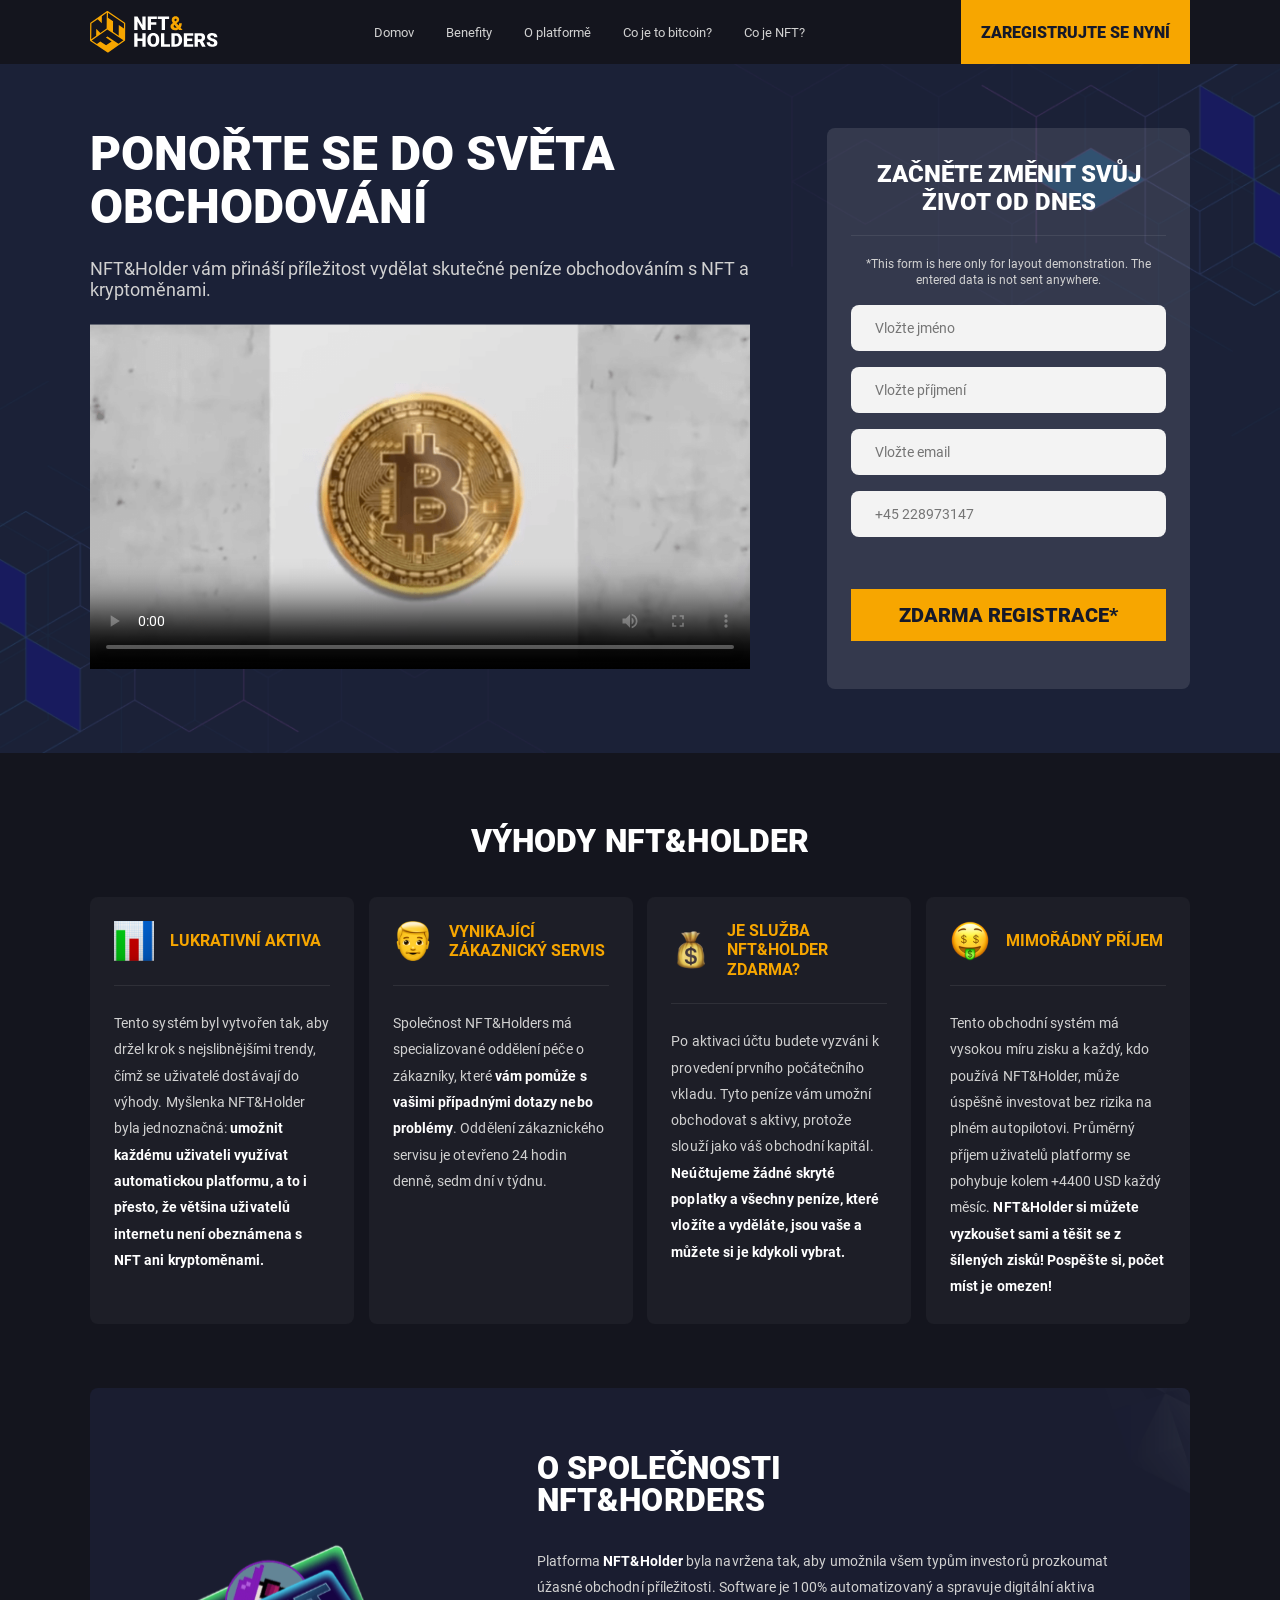
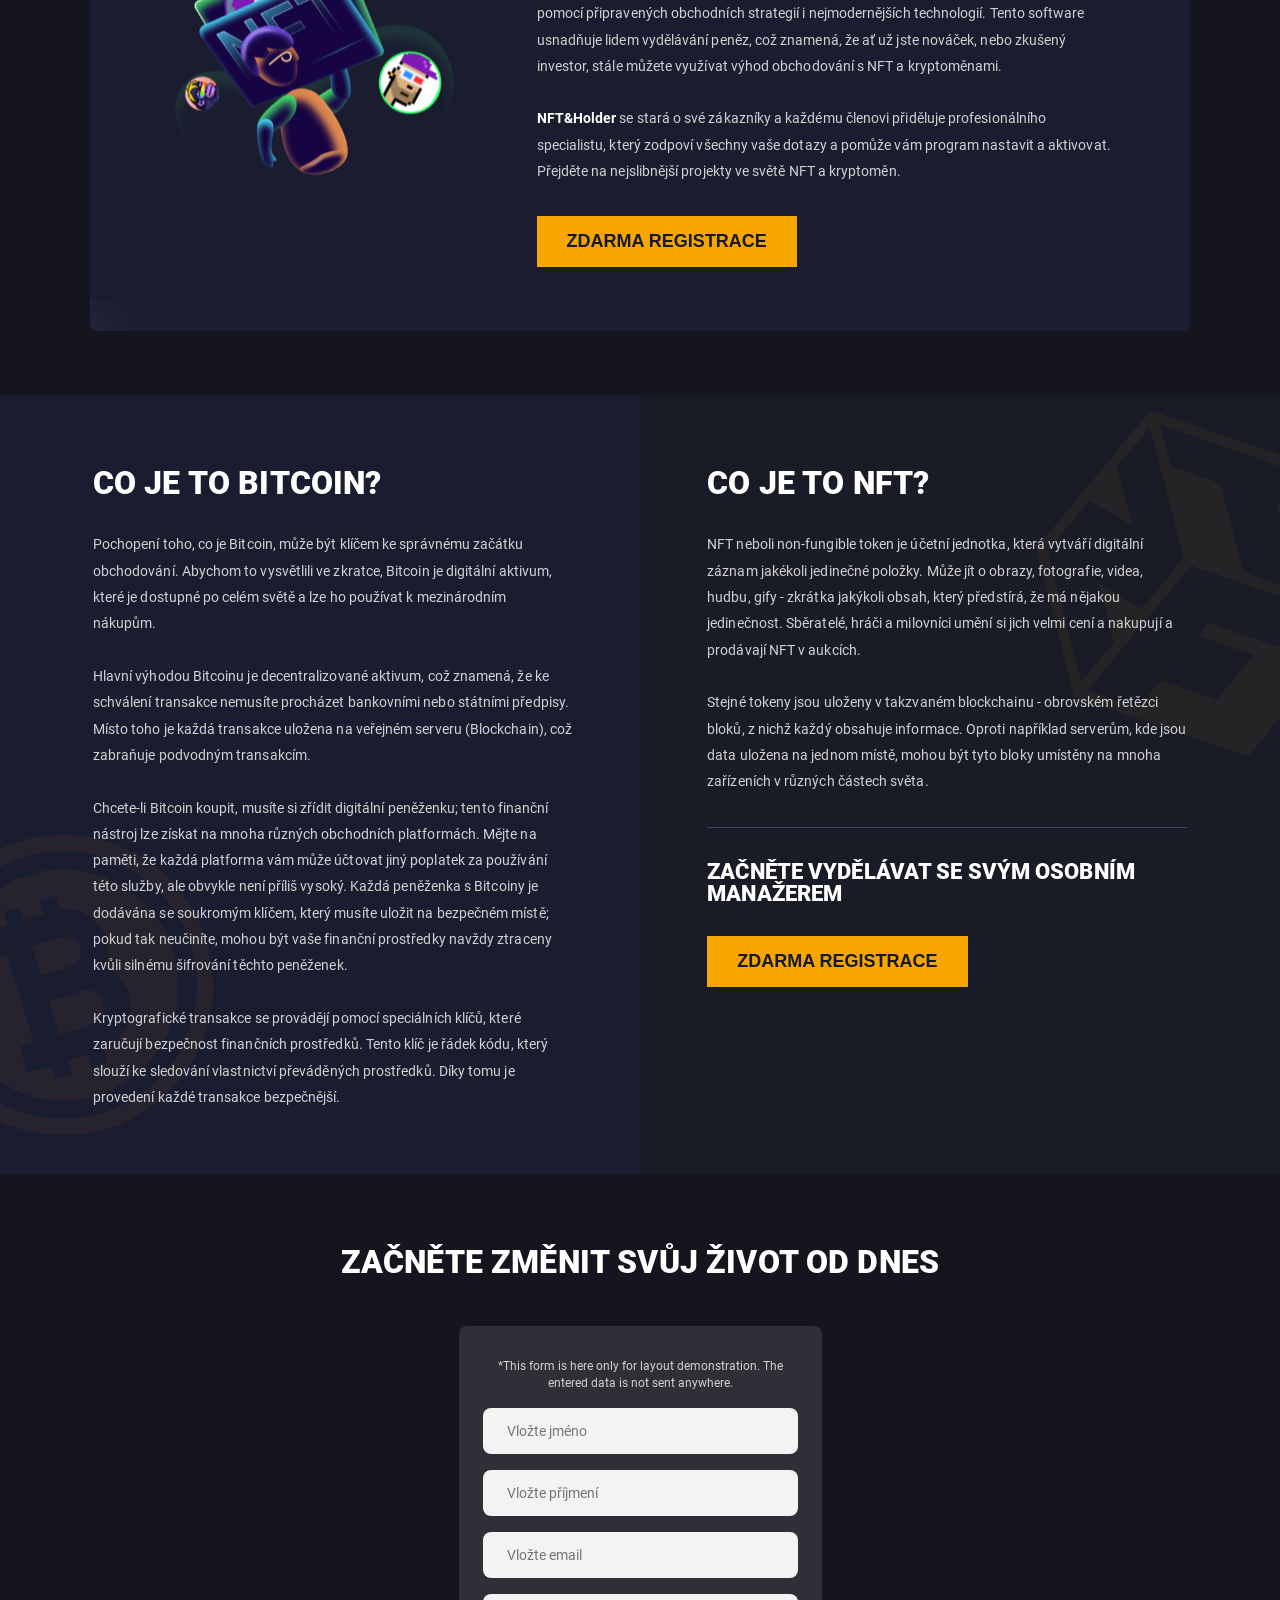
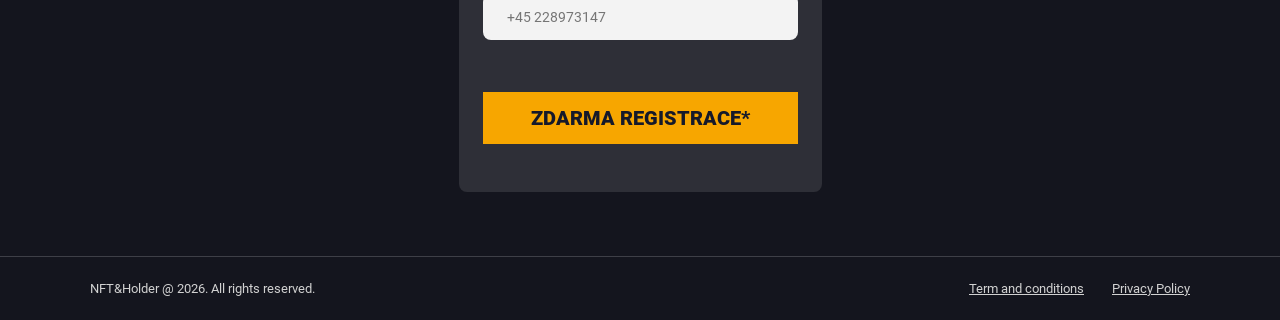
<file: index.html>
<!DOCTYPE html>
<html lang="cz">
<head>
    <meta charset="UTF-8">
    <meta http-equiv="X-UA-Compatible" content="IE=edge">
    <meta name="viewport" content="width=device-width, initial-scale=1, viewport-fit=cover" />
    <title>NFT&Holder 2022</title>
    <link rel="icon" href="assets/img/favicon.png">
    <link rel="stylesheet" href="assets/css/fonts.css">
    <link rel="stylesheet" href="assets/css/main.css">
</head>
<body>
    <div class="main-wrapper">
        <nav class="navigation mobile">
            <img src="assets/img/close.png" alt="close" class="menu-close-img">
            <ul class="nav-list mobile flex column">
                <li class="nav-list-item" onclick="scrollToElem('.hero-video-wrapper'),menuClosing()">
                    <img src="assets/img/svg/logo.svg" alt="logo" class="logo-img" loading="lazy"> 
                </li>
                <li class="nav-list-item hero active" onclick="scrollToElem('#hero'),menuClosing()">Domov</li>
                <li class="nav-list-item benefits" onclick="scrollToElem('#benefits'),menuClosing()">Benefity</li>
                <li class="nav-list-item about" onclick="scrollToElem('#about'),menuClosing()">O platformě</li>
                <li class="nav-list-item bitcoin" onclick="scrollToElem('#bitcoin'),menuClosing()">Co je to bitcoin?</li>
                <li class="nav-list-item nft" onclick="scrollToElem('#nft'),menuClosing()">Co je NFT?</li>
            </ul>
        </nav>
        <header class="header" id="header">
            <div class="container flex just-btwn center">
                <img src="assets/img/svg/logo.svg" alt="logo" class="logo-img" onclick="scrollToElem('.hero-video-wrapper')" loading="lazy">
                <nav class="navigation">
                    <ul class="nav-list flex center just-center">
                        <li class="nav-list-item hero active" onclick="scrollToElem('#hero')">Domov</li>
                        <li class="nav-list-item benefits" onclick="scrollToElem('#benefits')">Benefity</li>
                        <li class="nav-list-item about" onclick="scrollToElem('#about')">O platformě</li>
                        <li class="nav-list-item bitcoin" onclick="scrollToElem('#bitcoin')">Co je to bitcoin?</li>
                        <li class="nav-list-item nft" onclick="scrollToElem('#nft')">Co je NFT?</li>
                    </ul>
                </nav>
                <button class="btn action-btn" onclick="scrollToElem('#lower-form')">
                    ZAREGISTRUJTE SE NYNÍ
                </button>
                <img src="assets/img/hamburger.png" alt="menu" class="menu-open-img" loading="lazy">
            </div>
        </header>
        <main>
            <section class="hero-section">
                <div class="container flex just-btwn" id="hero">
                    <div class="hero-video-wrapper">
                        <h1 class="main-heading">
                            Ponořte se do světa obchodování
                        </h1>
                        <h4 class="main-subheading">
                            NFT&Holder vám přináší příležitost vydělat skutečné peníze obchodováním s NFT a kryptoměnami.
                        </h4>
                        <div class="video">
                            <video 
                                poster="assets/video/poster.png" 
                                width="100%" 
                                playsinline 
                                controls 
                                controlsList="nodownload"
                                ></video>
                            <div class="play-btn"></div>
                        </div>
                    </div>
                    <div id="form" class="hero-form-wrapper form">
                        <h4 class="form-heading text-colored">
                            ZAČNĚTE ZMĚNIT SVŮJ ŽIVOT OD DNES
                        </h4>
                        <form action="thankyou.html" onsubmit="event.preventDefault(); formSubmission()">
                            <p class="form-disclaimer">
                                *This form is here only for layout demonstration. The entered data is not sent anywhere.
                            </p>
                            <div class="input-wrap">
                                <input type="text" class="form-input name" placeholder="Vložte jméno">
                            </div>
                            <div class="input-wrap">
                                <input type="text" class="form-input lastname" placeholder="Vložte příjmení">
                            </div>
                            <div class="input-wrap">
                                <input type="text" class="form-input email" placeholder="Vložte email">
                            </div>
                            <div class="input-wrap">
                                <input type="text" class="form-input phone" placeholder="+45 228973147">
                            </div>
                            <div class="required-fields">
                                Please fill in all the fields
                            </div>
                            <div class="input-wrap">
                                <button class="btn alert-btn">ZDARMA REGISTRACE*</button>
                            </div>
                        </form>
                    </div>
                </div>
            </section>
            <section class="section-about">
                <h2 class="section-heading animated">
                    Výhody NFT&Holder
                </h2>
                <div class="container about-cards-wrapper flex just-btwn" id="benefits">
                    <div class="about-card animated">
                        <div class="about-card-upper flex center just-btwn">
                            <div class="card-heading-wrapper flex center">
                                <img src="assets/img/svg/about-card-001.svg" alt="graphics" class="about-card-img" loading="lazy">
                                <h4 class="card-heading text-colored">
                                    Lukrativní aktiva
                                </h4>
                            </div>
                        </div>
                        <div class="about-card-lower">
                            <p class="card-text">
                                Tento systém byl vytvořen tak, aby držel krok s nejslibnějšími trendy, čímž se uživatelé dostávají do výhody. Myšlenka NFT&Holder byla jednoznačná: <strong>umožnit každému uživateli využívat automatickou platformu, a to i přesto, že většina uživatelů internetu není obeznámena s NFT ani kryptoměnami.</strong>
                            </p>
                        </div>
                    </div>
                    <div class="about-card animated">
                        <div class="about-card-upper flex center just-btwn">
                            <div class="card-heading-wrapper flex center">
                                <img src="assets/img/svg/about-card-002.svg" alt="user" class="about-card-img" loading="lazy">
                                <h4 class="card-heading text-colored">
                                    Vynikající zákaznický servis
                                </h4>
                            </div>
                        </div>
                        <div class="about-card-lower">
                            <p class="card-text">
                                Společnost NFT&Holders má specializované oddělení péče o zákazníky, které <strong>vám pomůže s vašimi případnými dotazy nebo problémy</strong>. Oddělení zákaznického servisu je otevřeno 24 hodin denně, sedm dní v týdnu.
                            </p>
                        </div>
                    </div>
                    <div class="about-card animated">
                        <div class="about-card-upper flex center just-btwn">
                            <div class="card-heading-wrapper flex center">
                                <img src="assets/img/svg/about-card-003.svg" alt="money" class="about-card-img" loading="lazy">
                                <h4 class="card-heading text-colored">
                                    Je služba NFT&Holder zdarma?
                                </h4>
                            </div>
                        </div>
                        <div class="about-card-lower">
                            <p class="card-text">
                                Po aktivaci účtu budete vyzváni k provedení prvního počátečního vkladu. Tyto peníze vám umožní obchodovat s aktivy, protože slouží jako váš obchodní kapitál. <strong>Neúčtujeme žádné skryté poplatky a všechny peníze, které vložíte a vyděláte, jsou vaše a můžete si je kdykoli vybrat.</strong>
                            </p>
                        </div>
                    </div>
                    <div class="about-card animated">
                        <div class="about-card-upper flex center just-btwn">
                            <div class="card-heading-wrapper flex center">
                                <img src="assets/img/svg/about-card-004.svg" alt="profit" class="about-card-img" loading="lazy">
                                <h4 class="card-heading text-colored">
                                    Mimořádný příjem
                                </h4>
                            </div>
                        </div>
                        <div class="about-card-lower">
                            <p class="card-text">
                                Tento obchodní systém má vysokou míru zisku a každý, kdo používá NFT&Holder, může úspěšně investovat bez rizika na plném autopilotovi. Průměrný příjem uživatelů platformy se pohybuje kolem +4400 USD každý měsíc. <strong>NFT&Holder si můžete vyzkoušet sami a těšit se z šílených zisků! Pospěšte si, počet míst je omezen!</strong>
                            </p>
                        </div>
                    </div>
                </div>
                <div class="container about-wrapper flex" id="about">
                    <img src="assets/img/svg/about-img.svg" alt="about" class="about-img animated" loading="lazy">
                    <div class="about-text-part">
                        <h2 class="section-heading animated">
                            O společnosti <br> 
                            NFT&Horders
                        </h2>
                        <p class="card-text animated">
                            Platforma <strong>NFT&Holder</strong> byla navržena tak, aby umožnila všem typům investorů prozkoumat úžasné obchodní příležitosti. Software je 100% automatizovaný a spravuje digitální aktiva pomocí připravených obchodních strategií i nejmodernějších technologií. Tento software usnadňuje lidem vydělávání peněz, což znamená, že ať už jste nováček, nebo zkušený investor, stále můžete využívat výhod obchodování s NFT a kryptoměnami. 
                            <br><br>
                            <strong>NFT&Holder</strong> se stará o své zákazníky a každému členovi přiděluje profesionálního specialistu, který zodpoví všechny vaše dotazy a pomůže vám program nastavit a aktivovat. Přejděte na nejslibnější projekty ve světě NFT a kryptoměn.
                        </p>
                        <button class="btn animated" onclick="scrollToElem('#lower-form')">
                            ZDARMA REGISTRACE
                        </button>
                    </div>
                </div>
            </section>
            <section class="section-questions flex">
                <div class="section-questions-half left flex just-end" id="bitcoin">
                    <div class="section-container">
                        <h2 class="section-heading animated">
                            Co je to bitcoin?
                        </h2>
                        <p class="card-text animated">
                            Pochopení toho, co je Bitcoin, může být klíčem ke správnému začátku obchodování. Abychom to vysvětlili ve zkratce, Bitcoin je digitální aktivum, které je dostupné po celém světě a lze ho používat k mezinárodním nákupům.
                            <br><br>
                            Hlavní výhodou Bitcoinu je decentralizované aktivum, což znamená, že ke schválení transakce nemusíte procházet bankovními nebo státními předpisy. Místo toho je každá transakce uložena na veřejném serveru (Blockchain), což zabraňuje podvodným transakcím.
                            <br><br>
                            Chcete-li Bitcoin koupit, musíte si zřídit digitální peněženku; tento finanční nástroj lze získat na mnoha různých obchodních platformách. Mějte na paměti, že každá platforma vám může účtovat jiný poplatek za používání této služby, ale obvykle není příliš vysoký. Každá peněženka s Bitcoiny je dodávána se soukromým klíčem, který musíte uložit na bezpečném místě; pokud tak neučiníte, mohou být vaše finanční prostředky navždy ztraceny kvůli silnému šifrování těchto peněženek.
                            <br><br>
                            Kryptografické transakce se provádějí pomocí speciálních klíčů, které zaručují bezpečnost finančních prostředků. Tento klíč je řádek kódu, který slouží ke sledování vlastnictví převáděných prostředků. Díky tomu je provedení každé transakce bezpečnější.
                        </p>
                    </div>
                    <img src="assets/img/svg/bitcoin-decor.svg" alt="bitcoin" class="questions-decor left">
                </div>
                <div class="section-questions-half right" id="nft">
                    <div class="section-container">
                        <h2 class="section-heading animated">
                            Co je to NFT?
                        </h2>
                        <p class="card-text animated">
                            NFT neboli non-fungible token je účetní jednotka, která vytváří digitální záznam jakékoli jedinečné položky. Může jít o obrazy, fotografie, videa, hudbu, gify - zkrátka jakýkoli obsah, který předstírá, že má nějakou jedinečnost. Sběratelé, hráči a milovníci umění si jich velmi cení a nakupují a prodávají NFT v aukcích.
                            <br><br>
                            Stejné tokeny jsou uloženy v takzvaném blockchainu - obrovském řetězci bloků, z nichž každý obsahuje informace. Oproti například serverům, kde jsou data uložena na jednom místě, mohou být tyto bloky umístěny na mnoha zařízeních v různých částech světa.
                        </p>
                        <h4 class="action-heading animated">
                            začněte vydělávat se svým osobním manažerem
                        </h4>
                        <button class="btn animated" onclick="scrollToElem('#lower-form')">
                            ZDARMA REGISTRACE
                        </button>
                    </div>
                    <img src="assets/img/svg/nft-decor.svg" alt="bitcoin" class="questions-decor right">
                </div>
            </section>
            <section class="section-registration">
                <div class="container">
                    <h2 class="section-heading animated">
                        ZAČNĚTE ZMĚNIT SVŮJ ŽIVOT OD DNES
                    </h2>
                    <div id="lower-form" class="hero-form-wrapper form animated">
                        <form action="thankyou.html" onsubmit="event.preventDefault(); formSubmission()">
                            <p class="form-disclaimer">
                                *This form is here only for layout demonstration. The entered data is not sent anywhere.
                            </p>
                            <div class="input-wrap">
                                <input type="text" class="form-input name" placeholder="Vložte jméno">
                            </div>
                            <div class="input-wrap">
                                <input type="text" class="form-input lastname" placeholder="Vložte příjmení">
                            </div>
                            <div class="input-wrap">
                                <input type="text" class="form-input email" placeholder="Vložte email">
                            </div>
                            <div class="input-wrap">
                                <input type="text" class="form-input phone" placeholder="+45 228973147">
                            </div>
                            <div class="required-fields">
                                Please fill in all the fields
                            </div>
                            <div class="input-wrap">
                                <button class="btn alert-btn">ZDARMA REGISTRACE*</button>
                            </div>
                        </form>
                    </div>
                </div>
            </section>
        </main>
        <footer class="footer">
            <div class="container flex center just-btwn">
                <div class="copyright">
                    NFT&Holder @ <span class="year">2022</span>. All rights reserved.
                </div>
                <div class="policies flex"> 
                    <a href="javascript:void(0)" class="alterlink" data-name="terms">Term and conditions</a>
                    <a href="javascript:void(0)" class="alterlink" data-name="policy">Privacy Policy</a>  
                </div>
            </div>
        </footer>
    </div>
    <script src="assets/js/main.js"></script>
</body>
</html>
</file>
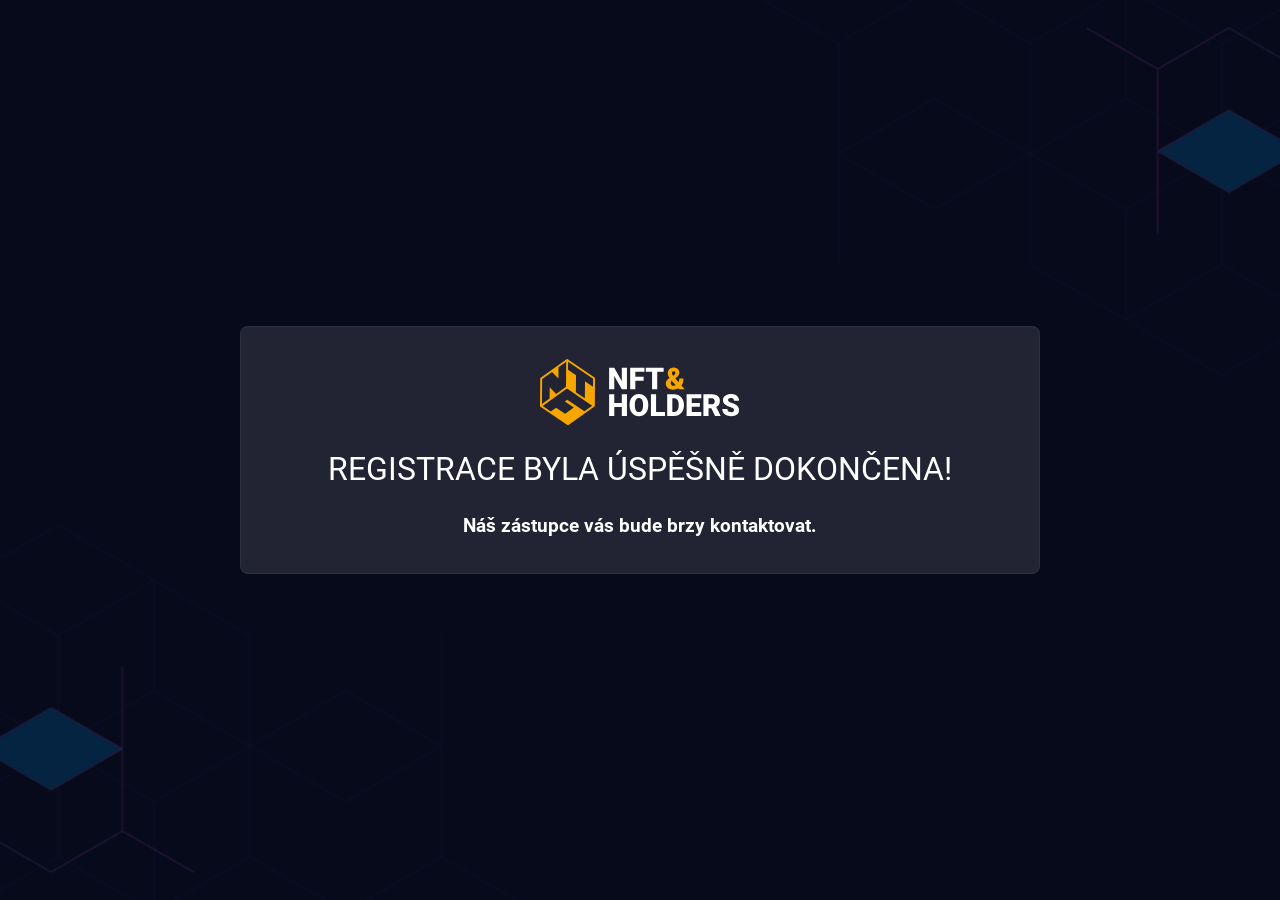
<file: thankyou.html>
<!DOCTYPE html>
<html lang="cz">

<head>
    <meta charset="UTF-8">
    <meta http-equiv="X-UA-Compatible" content="IE=edge">
    <meta name="viewport" content="width=device-width, initial-scale=1.0">
    <title>Gratulujeme!</title>
    <link rel="icon" href="assets/img/favicon.png">
    <link rel="stylesheet" href="assets/css/fonts.css">
</head>

<body>
    <style>
        * {
            margin: 0;
            padding: 0;
            box-sizing: border-box
        }
        body {
            width: 100%;
            min-height: 100vh;
            padding: 2rem 0;
            overflow-x: hidden;
            display: flex;
            justify-content: center;
            align-items: center;
            background: url('assets/img/hero-bg.png') #060513 no-repeat center / cover;
            font-family: 'Roboto', sans-serif;
        }
        .container {
            width: 90%;
            max-width: 800px;
            margin: 0 auto;
            color: #fff;
            text-align: center;
            padding: 2rem;
            background: rgba(255, 255, 255, 0.11);
            border: 1px solid rgba(255, 255, 255, 0.05);
            border-radius: 8px;
        }
        .logo-img {
            display: block;
            width: 90%;
            max-width: 200px;
            margin: 0 auto;
        }
        h2 {
            font-size: 2rem;
            text-align: center;
            margin: 1.5rem 0;
            font-weight: 400;
            text-transform: uppercase;
        }
        p {
            font-size: 1.2rem;
            text-align: center;
            font-weight: 700;
            line-height: 150%
        }
    </style>
    <div class="container">
        <img src="assets/img/svg/logo.svg" alt="logo" class="logo-img">
        <h2>Registrace byla úspěšně dokončena!</h2>
        <p>Náš zástupce vás bude brzy kontaktovat.</p>
    </div>
</body>

</html>
</file>
<file: assets/css/fonts.css>
/* latin-ext */
@font-face {
  font-family: 'Roboto';
  font-style: normal;
  font-weight: 300;
  font-display: swap;
  src: url(../fonts/KFOlCnqEu92Fr1MmSU5fChc4EsA.woff2) format('woff2');
  unicode-range: U+0100-024F, U+0259, U+1E00-1EFF, U+2020, U+20A0-20AB, U+20AD-20CF, U+2113, U+2C60-2C7F, U+A720-A7FF;
}
/* latin */
@font-face {
  font-family: 'Roboto';
  font-style: normal;
  font-weight: 300;
  font-display: swap;
  src: url(../fonts/KFOlCnqEu92Fr1MmSU5fBBc4.woff2) format('woff2');
  unicode-range: U+0000-00FF, U+0131, U+0152-0153, U+02BB-02BC, U+02C6, U+02DA, U+02DC, U+2000-206F, U+2074, U+20AC, U+2122, U+2191, U+2193, U+2212, U+2215, U+FEFF, U+FFFD;
}
/* latin-ext */
@font-face {
  font-family: 'Roboto';
  font-style: normal;
  font-weight: 400;
  font-display: swap;
  src: url(../fonts/KFOmCnqEu92Fr1Mu7GxKOzY.woff2) format('woff2');
  unicode-range: U+0100-024F, U+0259, U+1E00-1EFF, U+2020, U+20A0-20AB, U+20AD-20CF, U+2113, U+2C60-2C7F, U+A720-A7FF;
}
/* latin */
@font-face {
  font-family: 'Roboto';
  font-style: normal;
  font-weight: 400;
  font-display: swap;
  src: url(../fonts/KFOmCnqEu92Fr1Mu4mxK.woff2) format('woff2');
  unicode-range: U+0000-00FF, U+0131, U+0152-0153, U+02BB-02BC, U+02C6, U+02DA, U+02DC, U+2000-206F, U+2074, U+20AC, U+2122, U+2191, U+2193, U+2212, U+2215, U+FEFF, U+FFFD;
}
/* latin-ext */
@font-face {
  font-family: 'Roboto';
  font-style: normal;
  font-weight: 500;
  font-display: swap;
  src: url(../fonts/KFOlCnqEu92Fr1MmEU9fChc4EsA.woff2) format('woff2');
  unicode-range: U+0100-024F, U+0259, U+1E00-1EFF, U+2020, U+20A0-20AB, U+20AD-20CF, U+2113, U+2C60-2C7F, U+A720-A7FF;
}
/* latin */
@font-face {
  font-family: 'Roboto';
  font-style: normal;
  font-weight: 500;
  font-display: swap;
  src: url(../fonts/KFOlCnqEu92Fr1MmEU9fBBc4.woff2) format('woff2');
  unicode-range: U+0000-00FF, U+0131, U+0152-0153, U+02BB-02BC, U+02C6, U+02DA, U+02DC, U+2000-206F, U+2074, U+20AC, U+2122, U+2191, U+2193, U+2212, U+2215, U+FEFF, U+FFFD;
}
/* latin-ext */
@font-face {
  font-family: 'Roboto';
  font-style: normal;
  font-weight: 700;
  font-display: swap;
  src: url(../fonts/KFOlCnqEu92Fr1MmWUlfChc4EsA.woff2) format('woff2');
  unicode-range: U+0100-024F, U+0259, U+1E00-1EFF, U+2020, U+20A0-20AB, U+20AD-20CF, U+2113, U+2C60-2C7F, U+A720-A7FF;
}
/* latin */
@font-face {
  font-family: 'Roboto';
  font-style: normal;
  font-weight: 700;
  font-display: swap;
  src: url(../fonts/KFOlCnqEu92Fr1MmWUlfBBc4.woff2) format('woff2');
  unicode-range: U+0000-00FF, U+0131, U+0152-0153, U+02BB-02BC, U+02C6, U+02DA, U+02DC, U+2000-206F, U+2074, U+20AC, U+2122, U+2191, U+2193, U+2212, U+2215, U+FEFF, U+FFFD;
}
/* latin-ext */
@font-face {
  font-family: 'Roboto';
  font-style: normal;
  font-weight: 900;
  font-display: swap;
  src: url(../fonts/KFOlCnqEu92Fr1MmYUtfChc4EsA.woff2) format('woff2');
  unicode-range: U+0100-024F, U+0259, U+1E00-1EFF, U+2020, U+20A0-20AB, U+20AD-20CF, U+2113, U+2C60-2C7F, U+A720-A7FF;
}
/* latin */
@font-face {
  font-family: 'Roboto';
  font-style: normal;
  font-weight: 900;
  font-display: swap;
  src: url(../fonts/KFOlCnqEu92Fr1MmYUtfBBc4.woff2) format('woff2');
  unicode-range: U+0000-00FF, U+0131, U+0152-0153, U+02BB-02BC, U+02C6, U+02DA, U+02DC, U+2000-206F, U+2074, U+20AC, U+2122, U+2191, U+2193, U+2212, U+2215, U+FEFF, U+FFFD;
}
</file>
<file: assets/css/main.css>
* {
    margin: 0;
    padding: 0;
    box-sizing: border-box;
}
a {
    color: inherit;
    text-decoration: none;
}
li {
    list-style: none;
}
/*==== VARIABLES ===============*/
:root {
    --main-bg-color: #14151E;
    --main-text-color: #D1D1D1;
    --brand-color: #F7A600;
    --font-primary: 'Roboto';
    --border-radius: 8px;
    --header-height: 4.75rem;
    --alert-color: #E51D37;
}
/*==== COMMON =================*/
html {
    overflow-x: hidden;
    scroll-behavior: smooth;
}
body {
    min-height: 100vh;
    overflow-x: hidden !important;
    font-family: var(--font-primary), sans-serif;
    font-size: 1rem;
    font-weight: 400;
    background-color: var(--main-bg-color);
    color: var(--main-text-color);
}
body.blocked {
    overflow: hidden !important;
}
section {
    position: relative;
}
.main-wrapper {
    position: relative;
}
.container {
    width: 90%;
    max-width: 1400px;
    margin: 0 auto;
    position: relative;
    z-index: 3;
}
.flex {
    display: flex;
}
.center {
    align-items: center;
}
.just-btwn {
    justify-content: space-between;
}
.just-center {
    justify-content: center;
}
.just-end {
    justify-content: flex-end;
}
.text-colored {
    color: var(--brand-color);
}
.section-heading {
    font-weight: 800;
    font-size: 3rem;
    line-height: 150%;
    letter-spacing: 0.005em;
    text-transform: uppercase;
    color: #FFFFFF;
    text-align: center;
    width: 90%;
    margin: 0 auto;
}
main {
    padding-top: var(--header-height);
}
.btn {
    background-color: var(--brand-color);
    padding: 20px;
    color: #15192A;
    font-weight: 800;
    font-size: 18px;
    text-transform: uppercase;
    cursor: pointer;
    border: none;
    transition: .2s;
}
.btn:hover {
    background-color: #ffb217;
}
.btn:active {
    transform: scale(0.98);
}

/*ANIMATIONS*/
.animated {
    opacity: 0;
    transform: translateY(5rem);
    transition: .8s;
}
.fade-in {
    opacity: 1;
    transform: translateY(0);
}

/*==== HEADER ==================*/
.header {
    position: fixed;
    z-index: 7;
    top: 0;
    left: 0;
    width: 100%;
    height: var(--header-height);
    transition: all .2s ease;
}
.header .container {
    height: 100%;
}
.header.sticky {
    background-color: rgba(0, 0, 0, 0.7);
    backdrop-filter: blur(6px);
    height: 4rem;
}
.logo-img {
    width: 10rem;
    height: auto;
    cursor: pointer;
}
.navigation {
    height: 100%;
}
.nav-list {
    height: 100%;
}
.nav-list-item {
    padding: 0 1rem;
    cursor: pointer;
    height: 100%;
    display: flex;
    align-items: center;
    transition: all .2s ease;
}
.nav-list-item:hover {
    color: var(--brand-color);
    box-shadow: inset 0px -2px 0px 0px var(--brand-color);
}
.action-btn {
    height: 100%;
    font-weight: 900;
    font-size: 1rem;
    font-family: var(--font-primary), sans-serif;
}
.menu-open-img,
.navigation.mobile {
    display: none;
}

/*==== HERO ==================*/
.hero-section {
    padding: 4rem 0;
    background: #1F2236 url('../img/hero-bg.png') no-repeat center / cover;
}
.hero-video-wrapper {
    width: 60%;
    max-width: 830px;
}
.main-heading {
    font-weight: 800;
    font-size: 3.5rem;
    line-height: 1.1;
    text-transform: uppercase;
    color: #FFFFFF;
}
.main-subheading {
    font-size: 1.125rem;
    line-height: 1.17;
    font-weight: 400;
    margin: 1.5rem 0;
}
.video {
    width: 100%;
}
.video .play-btn::before {
    width: 6.4rem;
    min-width: 6.4rem;
    height: 6.4rem;
    border-radius: 50%;
    background-color: rgba(0, 0, 0, 0.7);
    background-position: center center;
    background-size: 3rem;
}
.hero-form-wrapper {
    width: 33%;
    max-width: 456px;
    background-color: rgba(255, 255, 255, 0.11);
    border-radius: var(--border-radius);
    padding: 2rem 2.5rem;
}
.form-heading {
    font-weight: 800;
    font-size: 1.875rem;
    line-height: 1.17;
    text-align: center;
    color: #FFFFFF;
    text-transform: uppercase;
    padding-bottom: 1.75rem;
    border-bottom: 1px solid rgba(255, 255, 255, 0.08);
    margin-bottom: 2rem;
}
.form-disclaimer {
    font-size: 12px;
    line-height: 1.4;
    text-align: center;
}
.form .input-wrap {
    margin: 1rem 0;
}
.form .input-wrap input {
    width: 100%;
    height: 52px;
    background-color: #F3F3F3;
    border: var(--border-008);
    border-radius: 8px;
    padding: 0 1.5rem;
    font-weight: 400;
    font-size: 14px;
    color: #444444;
    font-family: var(--font-primary), sans-serif;
}
.form .input-wrap input:focus {
    border: 2px solid var(--brand-color)
}
.form .input-wrap input.valid,
.form .input-wrap input.valid:focus {
    border: 2px solid rgb(192, 240, 120)
}
.form .input-wrap .vue-tel-input {
    border: var(--border-008);
    border-radius: 8px;
    margin-bottom: 1rem;
}
.form .input-wrap .vue-tel-input input {
    border-radius: 0 8px 8px 0;
}
.form .input-wrap .vue-tel-input .vti__dropdown {
    border-radius:8px 0 0 8px;
}
.form .input-wrap .vue-tel-input .vti__dropdown .vti__dropdown-item {
    color: #444444
}
.form .checkbox-wrap {
    margin: 0.5rem 0;
}
.form .checkbox-wrap input {
    -webkit-appearance: none;
    -moz-appearance: none;
    -o-appearance: none;
    appearance: none;
}
.form .checkbox-wrap input::before {
    content: '';
    display: flex;
    justify-content: center;
    align-items: center;
    width: .8rem;
    height: .8rem;
    background-color: #EABC49;
    border-radius: 2px;
}
.form .checkbox-wrap input:checked::before {
    content: '\2713';
}
.form .checkbox-wrap label {
    font-weight: 400;
    font-size: 12px;
    margin-left: 0.5rem;
}
.form .checkbox-wrap label .alterlink {
    color: var(--brand-color)
}
.required-fields {
    border-radius: 6px;
    border: 2px solid var(--alert-color);
    color: var(--alert-color);
    background-color: #ebc2ab;
    font-size: 1rem;
    font-weight: 600;
    letter-spacing: 1px;
    text-align: center;
    transform: scale(0);
    height: 0;
    transition: .3s;
}
.required-fields.visible {
    padding: 1rem;
    margin: 8px 0;
    transform: scale(1);
    height: auto;
}
.form .input-wrap button {
    width: 100%;
    height: 60px;
    background: var(--brand-color);
    font-family: var(--font-primary), sans-serif;
    font-weight: 800;
    font-size: 1.25rem;
    color: #15192A;
    padding: 0;
    border: none;
    margin-top: 1rem;
    transition: all .2s ease;
}
.form .input-wrap button:hover {
    background-color: #ffb217;
}
.form .input-wrap button:active {
    transform: scale(0.98);
}

/*==== ABOUT =================*/
.section-about {
    padding: 4.5rem 0 5rem 0;
}
.about-cards-wrapper {
    margin: 2.5rem auto 5.4rem auto;
    flex-wrap: wrap;
}
.about-card {
    background: rgba(255, 255, 255, 0.04);
    border-radius: var(--border-radius);
    padding: 1.5rem;
    width: 24%;
    max-width: 338px;
    transition: .2s
}
.about-card:hover {
    transform: translateY(-8px)
}
.card-heading-wrapper {
    padding-bottom: 1.5rem;
    border-bottom: 1px solid rgba(255, 255, 255, 0.08);
    margin-bottom: 1.5rem;
    width: 100%;
}
.about-card-img {
    width: 3rem;
    min-width: 3rem;
    height: 3rem;
    margin-right: 1rem;
}
.card-heading {
    font-weight: 700;
    font-size: 1.2rem;
    line-height: 1.21;
    text-transform: uppercase;
}
.card-text {
    font-size: 14px;
    line-height: 188%;
    letter-spacing: 0.005em;
    color: #D1D1D1;
}
.card-text strong {
    color: #fff
}
.about-wrapper {
    background: #1A1D30 url('../img/about-bg.png') no-repeat center / cover;
    border-radius: var(--border-radius);
    padding: 4rem 4.75rem;
    position: relative;
}
.about-img {
    width: 32%;
    max-width: 448px;
    height: auto;
}
.about-text-part {
    padding-left: 4.2rem;
}
.about-text-part .section-heading {
    line-height: 1;
    text-align: left;
    margin: 0 0 2rem 0;
}
.about-text-part .card-text {
    max-width: 692px;
    margin-bottom: 2rem;
}
.about-text-part .btn {
    padding: 20px 32px;
}

.about-decor {
    position: absolute;
}
.about-decor.left {
    bottom: 0;
    left: 0;
}
.about-decor.right {
    top: 0;
    right: 0;
}

/*==== QUESTIONS ============*/
.section-questions-half {
    width: 50%;
    position: relative;
}
.section-questions-half.left {
    background-color: #1A1D30;
    padding: 5rem 6.8rem 5rem 2rem;
}
.section-questions-half.right {
    background-color: #191B27;
    padding: 5rem 2rem 5rem 6.8rem;
}
.section-container {
    max-width: 590px;
    position: relative;
    z-index: 3;
}
.section-container .section-heading {
    text-align: left;
    margin:  0 0 2rem 0;
}
.action-heading {
    font-weight: 800;
    font-size: 2rem;
    line-height: 100%;
    letter-spacing: 0.005em;
    text-transform: uppercase;
    color: #FFFFFF;
    padding: 3rem 0 2.5rem 0;
    border-top: 1px solid #424558;
    margin-top: 3rem;
}
.section-questions-half .btn {
    padding: 20px 32px;
}
.questions-decor {
    position: absolute;
}
.questions-decor.left {
    left: 0;
    bottom: 0;
}
.questions-decor.right {
    right: 0;
    top: 1rem;
}

/*==== REGISTARTION ==========*/
.section-registration {
    padding: 4.5rem 0 5rem 0;
    background-color: var(--main-bg-color);
}
.section-registration .hero-form-wrapper {
    margin: 2.5rem auto 0 auto;
}

/*==== FOOTER ===================*/
.footer {
    padding: 1.5rem 0;
    background-color: var(--main-bg-color);
    border-top: 1px solid rgba(255, 255, 255, 0.18);
    font-size: 13px;
}
.policies .alterlink {
    color: inherit;
    text-decoration: underline;
    margin-left: 1.75rem;
    transition: all .2s ease;
}
.policies .alterlink:hover {
    color: var(--brand-color)
}


/*==== MEDIA QUERIES ==============*/
@media screen and (max-width:1700px) {
    :root {
        --header-height: 4rem; 
    }
    .container {
        max-width: 1100px;
    }
    .header.sticky {
        height: 3.5rem;
    }
    .logo-img {
        width: 8rem;
    }
    .nav-list-item {
        font-size: .8rem;
        padding: 0 1rem;
    }
    .main-heading {
        font-size: 3rem;
    }
    .hero-form-wrapper {
        padding: 2rem 1.5rem;
    }
    .form-heading {
        font-size: 1.5rem;
        padding-bottom: 1.2rem;
        margin-bottom: 1.2rem;
    }
    .form .input-wrap input {
        height: 46px;
    }
    .form .input-wrap button {
        height: 52px;
    }
    .section-about {
        padding: 4rem 0 4rem 0;
    }
    .section-heading {
        font-size: 2rem;
    }
    .about-cards-wrapper {
        margin: 2rem auto 4rem auto;
    }
    .about-card-img {
        width: 2.5rem;
        min-width: 2.5rem;
        height: 2.5rem;
    }
    .card-heading {
        font-size: 1rem;
    }
    .about-text-part .btn {
        padding: 15px 30px;
    }
    .section-questions-half.left {
        padding: 4rem 4.2rem 4rem 2rem;
    }
    .section-container .section-heading {
        margin: 0 0 1.5rem 0;
    }
    .section-container {
        max-width: 480px;
    }
    .section-questions-half.right {
        padding: 4rem 2rem 4rem 4.2rem;
    }
    .action-heading {
        font-size: 1.4rem;
        padding: 2rem 0 2rem 0;
        margin-top: 2rem;
    }
    .section-questions-half .btn {
        padding: 15px 30px;
    }
    .section-registration {
        padding: 4rem 0 4rem 0;
    }
}

@media screen and (max-width:1000px) {
    .navigation {
        display: none;
    }
    .menu-open-img {
        display: block;
        width: 2rem;
        height: auto;
        cursor: pointer;
    }
    .navigation.mobile {
        transform: scaleX(0);
        display: flex;
        align-items: center;
        justify-content: center;
        position: fixed;
        z-index: 33;
        width: 100%;
        min-height: 100vh;
        top: 0;
        right: 0;
        background-color: rgba(0,0,0,.75);
        backdrop-filter: blur(8px);
        opacity: 0;
        transition: .5s;
    }
    .nav-list.mobile {
        height: auto;
        width: 90%;
        max-width: 480px;
        background-color: #1A1D30;
        border-radius: var(--border-radius);
        border: var(--border-005);
        padding: 2rem;
        flex-direction: column;
        align-items: center;
        transition: .5s;
    } 
    .nav-list.mobile .nav-list-item {
        font-size: 1.2rem;
        padding: 1.5rem 0;
        text-shadow: 0 2px 4px #111;
        text-transform: uppercase;
    } 
    .nav-list.mobile .nav-list-item .logo-img {
        width: 10rem;
    } 
    .menu-close-img {
        width: 1.8rem;
        height: auto;
        position: absolute;
        top: 1rem;
        right: 1rem;
        cursor: pointer;
    }
    .main-heading,
    .main-subheading {
        text-align: center;
    }
    .hero-section .container,
    .steps-section .container {
        flex-direction: column;
    }
    .hero-video-wrapper {
        width: 100%;
        margin-bottom: 2rem;
    }
    .hero-form-wrapper {
        width: 100%;
        max-width: 480px;
        margin: 0 auto;
    }
    .about-cards-wrapper {
        margin: 2rem auto 2rem auto;
        justify-content: center;
    }
    .about-card {
        width: 50%;
        margin: 0 .5rem 1rem .5rem;
    }
    .about-wrapper {
        padding: 3rem 3.2rem;
        background: #1A1D30 url('../img/about-bg.png') no-repeat 100% 100% / cover;
    }
    .about-img {
        width: 42%;
    }
    .about-text-part {
        padding-left: 2rem;
    }
    .section-questions {
        flex-direction: column;
    }
    .section-questions-half {
        width: 100%;
        display: flex;
        justify-content: center;
    }
    .section-questions-half.left {
        padding: 3rem 2rem 3rem 2rem;
    }
    .section-container .section-heading {
        text-align: center;
        width: 100%;
    }
    .action-heading {
        text-align: center;
    }
    .section-questions-half .btn {
        display: block;
        margin: 0 auto;
    }
    .footer {
        padding: 1.5rem 0;
        text-align: center;
    }
    .footer .container {
        flex-direction: column;
    }
    .policies .alterlink {
        margin-left: 0;
        margin: 1rem 1rem 0 1rem;
    }
}

@media screen and (max-width:580px) {
    :root {
        --header-height: 3.5rem; 
    }
    .header.sticky {
        height: 3rem;
    }
    .logo-img {
        width: 7rem;
    }
    .action-btn {
        display: none;
    }
    .hero-section {
        padding: 2rem 0;
    }
    .hero-video-wrapper, 
    .hero-form-wrapper {
        padding: 1rem 1rem;
    }
    .hero-video-wrapper {
        margin-bottom: 1rem;
    }
    .main-heading {
        font-size: 1.8rem;
    }
    .video {
        margin: 1rem 0 0 0;
    }
    .form-heading {
        font-size: 1.2rem;
        text-align: center;
        padding-bottom: 1rem;
        margin-bottom: 1rem;
    }
    .section-heading {
        font-size: 1.5rem;
    }
    .section-about {
        padding: 3rem 0 3rem 0;
    }
    .about-card {
        width: 100%;
    }
    .about-wrapper {
        flex-direction: column;
        padding: 1rem 1.5rem 2rem 1.5rem;
    }
    .about-img {
        width: 100%;
        margin-bottom: 1rem;
    }
    .about-text-part {
        padding-left: 0;
    }
    .about-text-part .section-heading {
        text-align: center;
        margin: 0 0 1.5rem 0;
        width: 100%;
    }
    .section-questions-half.left {
        padding: 3rem 1.5rem 3rem 1.5rem;
    }
    .section-questions-half.right {
        padding: 3rem 1.5rem 3rem 1.5rem;
    }
    .section-registration {
        padding: 3rem 0 3rem 0;
    }
    .nav-list.mobile .nav-list-item {
        font-size: 1rem;
        padding: 1rem 0;
    }
}
</file>
